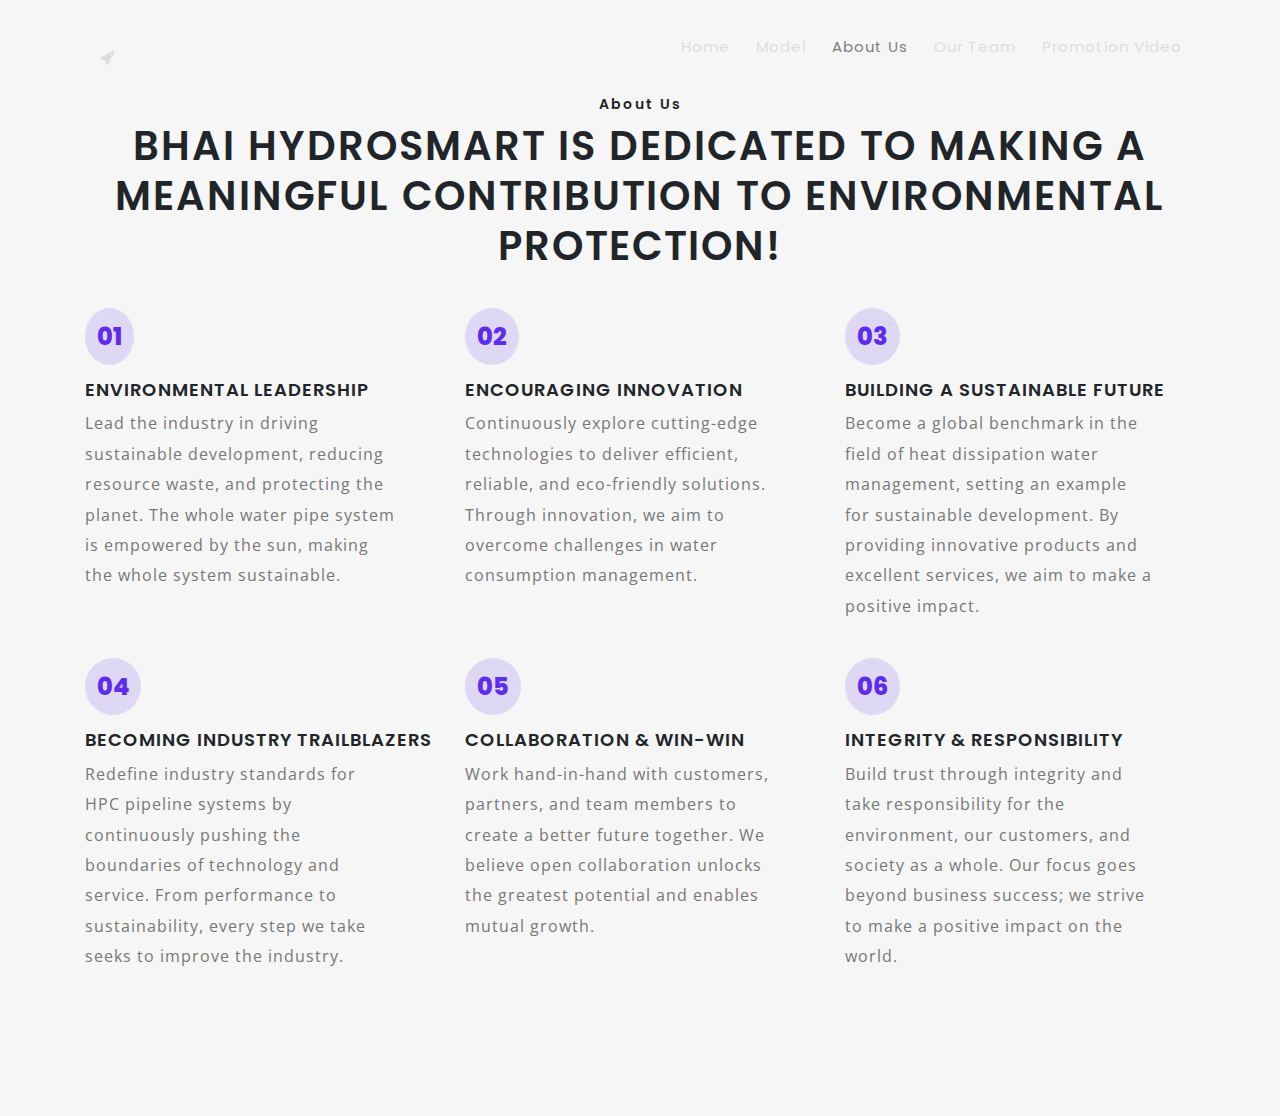
<file: about-us.html>
<!DOCTYPE html>
<html lang="zxx">
<head>
    <title>Bhai | About Us</title>
    <!-- Meta tag Keywords -->
    <meta name="viewport" content="width=device-width, initial-scale=1">
    <meta charset="UTF-8" />
    <meta name="keywords" content="" />
    <!-- //Meta tag Keywords -->
    <link rel="icon" href="images/Bhai_logo.png">
    <!-- Custom-Files -->
    <link rel="stylesheet" href="css/bootstrap.css">
    <link rel="stylesheet" href="css/style.css" type="text/css" media="all" />
    <link rel="stylesheet" href="css/slider.css" type="text/css" media="all" />
    <!-- font-awesome-icons -->
    <link href="css/font-awesome.css" rel="stylesheet">
    <!-- //font-awesome-icons -->
    <!-- /Fonts -->
    <link href="http://fonts.googleapis.com/css?family=Poppins:100,100i,200,200i,300,300i,400,400i,500,500i,600,600i,700,700i,800,800i,900,900i" rel="stylesheet">
    <link href="http://fonts.googleapis.com/css?family=Open+Sans:300,300i,400,400i,600,600i,700,700i,800,800i" rel="stylesheet">
    <!-- //Fonts -->
</head>
<body>
    <!-- header -->
    <header>
        <div class="container">
            <nav class="py-3 d-lg-flex">
                <div id="logo">
                    <h1><a href="index.html"><span class="fa fa-rocket"></span></a></h1>
                </div>
                <label for="drop" class="toggle"><span class="fa fa-bars"></span></label>
                <input type="checkbox" id="drop" />
                <ul class="menu ml-auto mt-1">
                    <li><a href="home.html">Home</a></li>
                    <li><a href="our-model.html">Model</a></li>
                    <li class="active"><a href="about-us.html">About Us</a></li>
                    <li><a href="our-team.html">Our Team</a></li>
                    <li><a href="promotion-video.html">Promotion Video</a></li>
                </ul>
            </nav>
        </div>
    </header>
    <!-- about -->
    <section class="services py-5" id="services">
        <div class="container py-md-5 py-3">
            <h5 class="heading mb-2">About Us</h5>
            <h3 class="heading mb-5">Bhai HydroSmart is dedicated to making a meaningful contribution to environmental protection!</h3>
            <div class="feature-grids row">
                <div class="col-lg-4 col-md-6 col-sm-6 mb-5">
                    <div class="bottom-gd">
                        <span>01</span>
                        <h3 class="mt-4">Environmental Leadership</h3>
                        <p class="mt-2">Lead the industry in driving sustainable development, reducing resource waste, and protecting the planet. The whole water pipe system is empowered by the sun, making the whole system sustainable.</p>
                    </div>
                </div>
                <div class="col-lg-4 col-md-6 col-sm-6 mb-5">
                    <div class="bottom-gd">
                        <span>02</span>
                        <h3 class="mt-4">Encouraging innovation</h3>
                        <p class="mt-2">Continuously explore cutting-edge technologies to deliver efficient, reliable, and eco-friendly solutions. Through innovation, we aim to overcome challenges in water consumption management.</p>
                    </div>
                </div>
                <div class="col-lg-4 col-md-6 col-sm-6 mb-5">
                    <div class="bottom-gd">
                        <span>03</span>
                        <h3 class="mt-4">Building a Sustainable Future</h3>
                        <p class="mt-2">Become a global benchmark in the field of heat dissipation water management, setting an example for sustainable development. By providing innovative products and excellent services, we aim to make a positive impact.</p>
                    </div>
                </div>
                <div class="col-lg-4 col-md-6 col-sm-6 mb-5">
                    <div class="bottom-gd">
                        <span>04</span>
                        <h3 class="mt-4">Becoming Industry Trailblazers</h3>
                        <p class="mt-2">Redefine industry standards for HPC pipeline systems by continuously pushing the boundaries of technology and service. From performance to sustainability, every step we take seeks to improve the industry.</p>
                    </div>
                </div>
                <div class="col-lg-4 col-md-6 col-sm-6 mb-5">
                    <div class="bottom-gd">
                        <span>05</span>
                        <h3 class="mt-4">Collaboration & Win-Win</h3>
                        <p class="mt-2">Work hand-in-hand with customers, partners, and team members to create a better future together. We believe open collaboration unlocks the greatest potential and enables mutual growth.</p>
                    </div>
                </div>
                <div class="col-lg-4 col-md-6 col-sm-6 mb-5">
                    <div class="bottom-gd">
                        <span>06</span>
                        <h3 class="mt-4">Integrity & Responsibility</h3>
                        <p class="mt-2">Build trust through integrity and take responsibility for the environment, our customers, and society as a whole. Our focus goes beyond business success; we strive to make a positive impact on the world.</p>
                    </div>
                </div>
            </div>
        </div>
    </section>
</body>
</html>
</file>
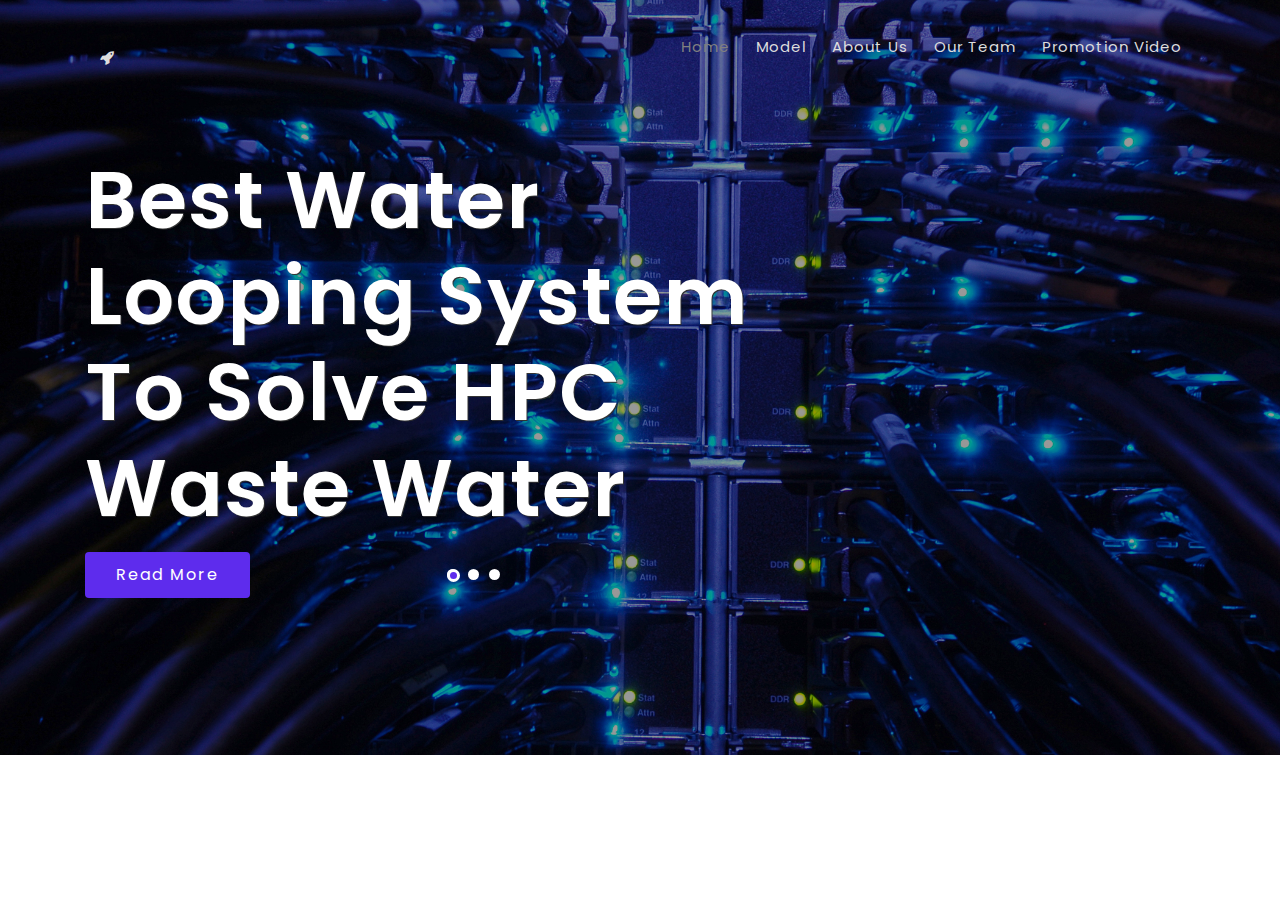
<file: home.html>
<!DOCTYPE html>
<html lang="zxx">
<head>
    <title>Bhai | Home</title>
    <!-- Meta tag Keywords -->
    <meta name="viewport" content="width=device-width, initial-scale=1">
    <meta charset="UTF-8" />
    <meta name="keywords" content="" />
    <!-- //Meta tag Keywords -->
    <link rel="icon" href="images/Bhai_logo.png">
    <!-- Custom-Files -->
    <link rel="stylesheet" href="css/bootstrap.css">
    <link rel="stylesheet" href="css/style.css" type="text/css" media="all" />
    <link rel="stylesheet" href="css/slider.css" type="text/css" media="all" />
    <!-- font-awesome-icons -->
    <link href="css/font-awesome.css" rel="stylesheet">
    <!-- //font-awesome-icons -->
    <!-- /Fonts -->
    <link href="http://fonts.googleapis.com/css?family=Poppins:100,100i,200,200i,300,300i,400,400i,500,500i,600,600i,700,700i,800,800i,900,900i" rel="stylesheet">
    <link href="http://fonts.googleapis.com/css?family=Open+Sans:300,300i,400,400i,600,600i,700,700i,800,800i" rel="stylesheet">
    <!-- //Fonts -->
</head>
<body>
    <!-- header -->
    <header>
        <div class="container">
            <nav class="py-3 d-lg-flex">
                <div id="logo">
                    <h1><a href="index.html"><span class="fa fa-rocket"></span></a></h1>
                </div>
                <label for="drop" class="toggle"><span class="fa fa-bars"></span></label>
                <input type="checkbox" id="drop" />
                <ul class="menu ml-auto mt-1">
                    <li class="active"><a href="home.html">Home</a></li>
                    <li><a href="our-model.html">Model</a></li>
                    <li><a href="about-us.html">About Us</a></li>
                    <li><a href="our-team.html">Our Team</a></li>
                    <li><a href="promotion-video.html">Promotion Video</a></li>
                </ul>
            </nav>
        </div>
    </header>
    <!-- banner -->
    <div class="banner" id="home">
        <div class="layer">
            <div class="container">
                <div class="banner-text-w3pvt">
                    <div class="csslider infinity" id="slider1">
                        <input type="radio" name="slides" checked="checked" id="slides_1" />
                        <input type="radio" name="slides" id="slides_2" />
                        <input type="radio" name="slides" id="slides_3" />
                        <ul class="banner_slide_bg">
                            <li>
                                <div class="w3ls_banner_txt">
                                    <h3 class="b-w3ltxt text-capitalize mt-md-4">Best Water Looping System to Solve HPC Waste Water</h3>
                                    <a href="our-model.html" class="btn btn-banner my-sm-3 mr-2">Read More</a>
                                </div>
                            </li>
                            <li>
                                <div class="w3ls_banner_txt">
                                    <h3 class="b-w3ltxt text-capitalize mt-md-4">Make contribution to the environment</h3>
                                    <a href="our-model.html" class="btn btn-banner my-sm-3 mr-2">Read More</a>
                                </div>
                            </li>
                            <li>
                                <div class="w3ls_banner_txt">
                                    <h3 class="b-w3ltxt text-capitalize mt-md-4">Environmental friendly powered water pipe system</h3>
                                    <a href="our-model.html" class="btn btn-banner my-sm-3 mr-2">Read More</a>
                                </div>
                            </li>
                        </ul>
                        <div class="navigation">
                            <div>
                                <label for="slides_1"></label>
                                <label for="slides_2"></label>
                                <label for="slides_3"></label>
                            </div>
                        </div>
                    </div>
                </div>
            </div>
        </div>
    </div>
</body>
</html>
</file>
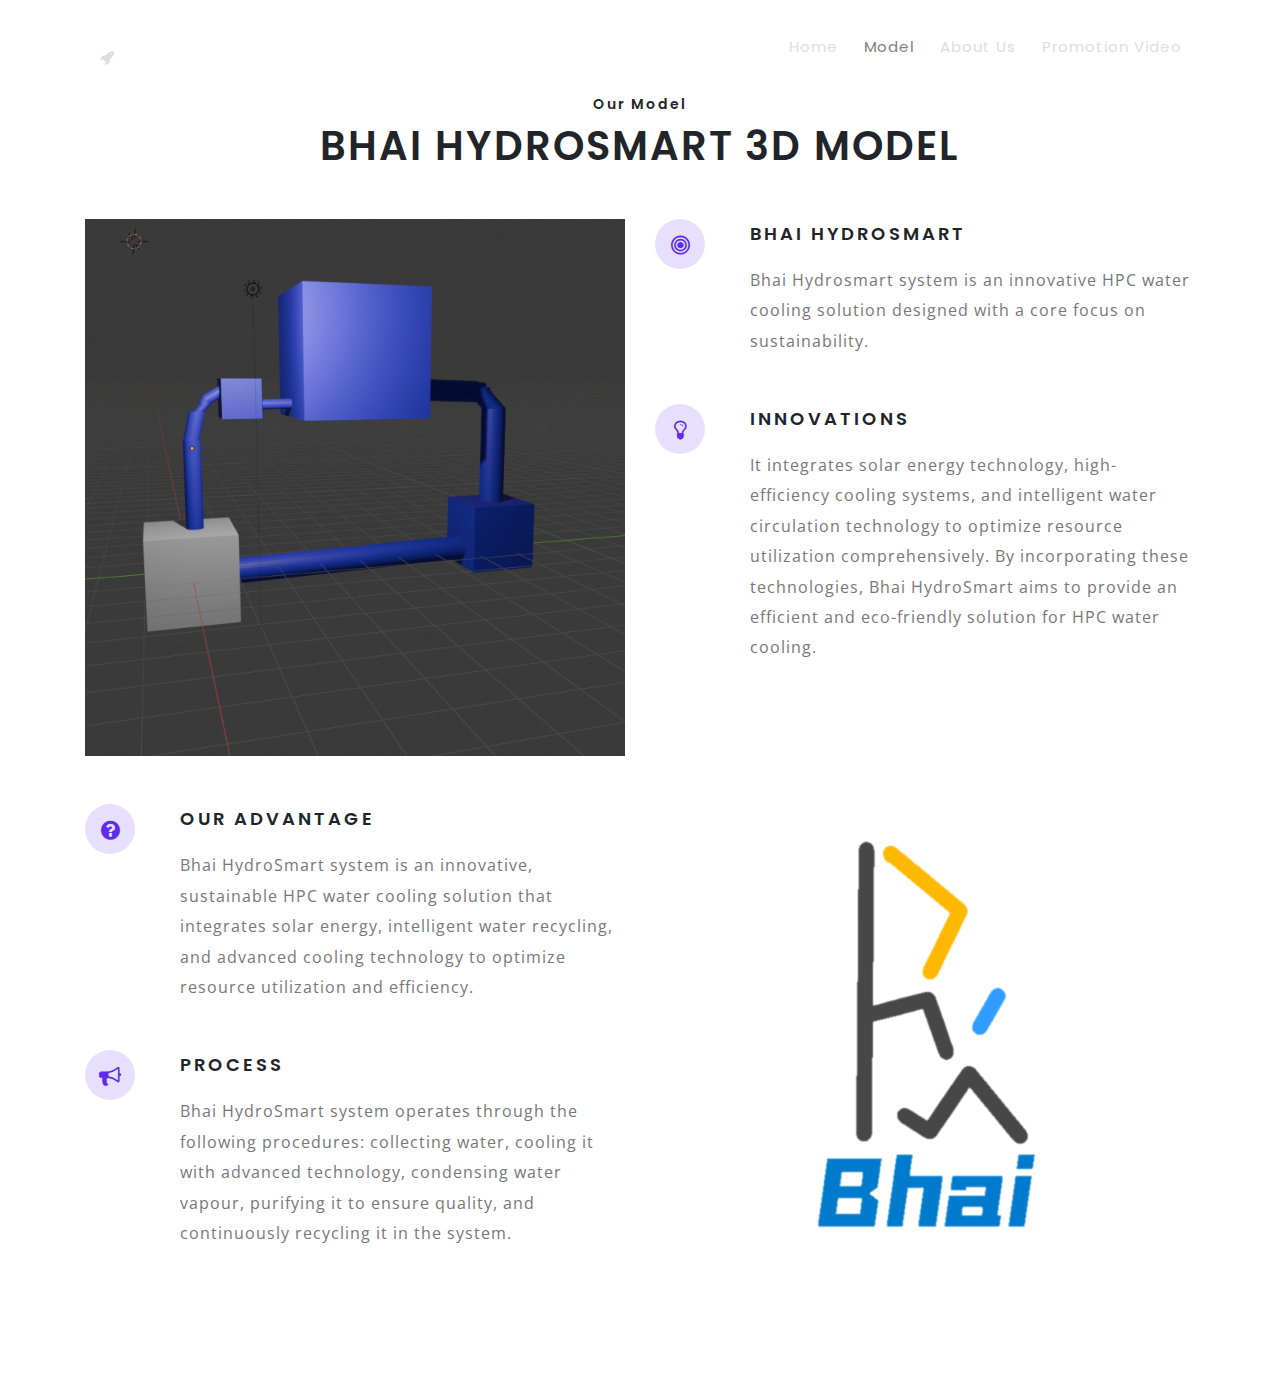
<file: our-model.html>
<!DOCTYPE html>
<html lang="zxx">
<head>
    <title>Bhai | Our Model</title>
    <!-- Meta tag Keywords -->
    <meta name="viewport" content="width=device-width, initial-scale=1">
    <meta charset="UTF-8" />
    <meta name="keywords" content="" />
    <!-- //Meta tag Keywords -->
    <link rel="icon" href="images/Bhai_logo.png">
    <!-- Custom-Files -->
    <link rel="stylesheet" href="css/bootstrap.css">
    <link rel="stylesheet" href="css/style.css" type="text/css" media="all" />
    <link rel="stylesheet" href="css/slider.css" type="text/css" media="all" />
    <!-- font-awesome-icons -->
    <link href="css/font-awesome.css" rel="stylesheet">
    <!-- //font-awesome-icons -->
    <!-- /Fonts -->
    <link href="http://fonts.googleapis.com/css?family=Poppins:100,100i,200,200i,300,300i,400,400i,500,500i,600,600i,700,700i,800,800i,900,900i" rel="stylesheet">
    <link href="http://fonts.googleapis.com/css?family=Open+Sans:300,300i,400,400i,600,600i,700,700i,800,800i" rel="stylesheet">
    <!-- //Fonts -->
</head>
<body>
    <!-- header -->
    <header>
        <div class="container">
            <nav class="py-3 d-lg-flex">
                <div id="logo">
                    <h1><a href="index.html"><span class="fa fa-rocket"></span></a></h1>
                </div>
                <label for="drop" class="toggle"><span class="fa fa-bars"></span></label>
                <input type="checkbox" id="drop" />
                <ul class="menu ml-auto mt-1">
                    <li><a href="home.html">Home</a></li>
                    <li class="active"><a href="our-model.html">Model</a></li>
                    <li><a href="about-us.html">About Us</a></li>
                    <li><a href="promotion-video.html">Promotion Video</a></li>
                </ul>
            </nav>
        </div>
    </header>
    <!-- about bottom -->
    <section class="about-bottom py-5" id="about">
        <div class="container py-md-5 py-3">
            <h5 class="heading mb-2">Our Model</h5>
            <h3 class="heading mb-sm-5 mb-3">Bhai HydroSmart 3D Model</h3>
            <div class="row">
                <div class="col-lg-6 left-img">
                    <img src="st22.png" class="img-fluid" alt="" />
                </div>
                <div class="col-lg-6 mt-lg-0 mt-4">
                    <div class="row inner-heading">
                        <div class="col-md-2">
                            <span class="fa fa-bullseye"></span>
                        </div>
                        <div class="col-md-10">
                            <h4 class="mt-md-0 mt-2">Bhai HydroSmart</h4>
                            <p class="mt-3">Bhai Hydrosmart system is an innovative HPC water cooling solution designed with a core focus on sustainability. </p>
                        </div>
                        <div class="col-md-2 mt-5">
                            <span class="fa fa-lightbulb-o"></span>
                        </div>
                        <div class="col-md-10 mt-md-5">
                            <h4 class="mt-md-0 mt-2">Innovations</h4>
                            <p class="mt-3">It integrates solar energy technology, high-efficiency cooling systems, and intelligent water circulation technology to optimize resource utilization comprehensively. By incorporating these technologies, Bhai HydroSmart aims to provide an efficient and eco-friendly solution for HPC water cooling.</p>
                        </div>
                    </div>
                </div>
            </div>
            <div class="row mt-5">
                <div class="col-lg-6 mt-lg-0 mt-4">
                    <div class="row inner-heading">
                        <div class="col-md-2">
                            <span class="fa fa-question-circle"></span>
                        </div>
                        <div class="col-md-10">
                            <h4 class="mt-md-0 mt-2">Our Advantage</h4>
                            <p class="mt-3">Bhai HydroSmart system is an innovative, sustainable HPC water cooling solution that integrates solar energy, intelligent water recycling, and advanced cooling technology to optimize resource utilization and efficiency.</p>
                        </div>
                        <div class="col-md-2 mt-5">
                            <span class="fa fa-bullhorn"></span>
                        </div>
                        <div class="col-md-10 mt-md-5">
                            <h4 class="mt-md-0 mt-2">Process</h4>
                            <p class="mt-3">Bhai HydroSmart system operates through the following procedures: collecting water, cooling it with advanced technology, condensing water vapour, purifying it to ensure quality, and continuously recycling it in the system.</p>
                        </div>
                    </div>
                </div>
                <div class="col-lg-6 left-img">
                    <img src="images/Bhai_logo.png" class="img-fluid" alt="Bhai_logo" />
                </div>
            </div>
        </div>
    </section>
</body>
</html>
</file>
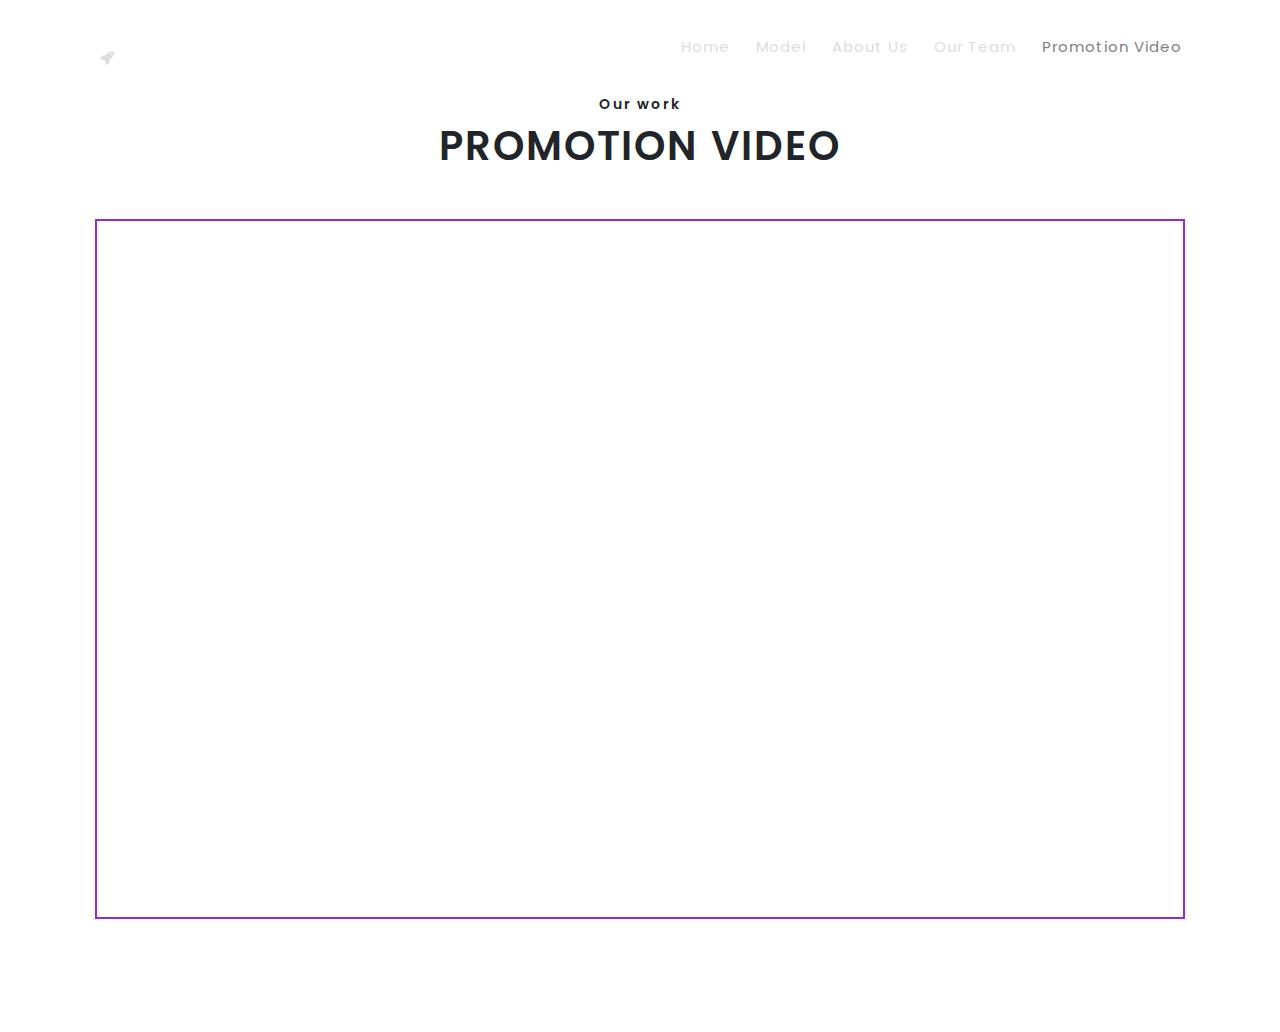
<file: promotion-video.html>
<!DOCTYPE html>
<html lang="zxx">
<head>
    <title>Bhai | Promotion Video</title>
    <!-- Meta tag Keywords -->
    <meta name="viewport" content="width=device-width, initial-scale=1">
    <meta charset="UTF-8" />
    <meta name="keywords" content="" />
    <!-- //Meta tag Keywords -->
    <link rel="icon" href="images/Bhai_logo.png">
    <!-- Custom-Files -->
    <link rel="stylesheet" href="css/bootstrap.css">
    <link rel="stylesheet" href="css/style.css" type="text/css" media="all" />
    <link rel="stylesheet" href="css/slider.css" type="text/css" media="all" />
    <!-- font-awesome-icons -->
    <link href="css/font-awesome.css" rel="stylesheet">
    <!-- //font-awesome-icons -->
    <!-- /Fonts -->
    <link href="http://fonts.googleapis.com/css?family=Poppins:100,100i,200,200i,300,300i,400,400i,500,500i,600,600i,700,700i,800,800i,900,900i" rel="stylesheet">
    <link href="http://fonts.googleapis.com/css?family=Open+Sans:300,300i,400,400i,600,600i,700,700i,800,800i" rel="stylesheet">
    <!-- //Fonts -->
</head>
<body>
    <!-- header -->
    <header>
        <div class="container">
            <nav class="py-3 d-lg-flex">
                <div id="logo">
                    <h1><a href="index.html"><span class="fa fa-rocket"></span></a></h1>
                </div>
                <label for="drop" class="toggle"><span class="fa fa-bars"></span></label>
                <input type="checkbox" id="drop" />
                <ul class="menu ml-auto mt-1">
                    <li><a href="home.html">Home</a></li>
                    <li><a href="our-model.html">Model</a></li>
                    <li><a href="about-us.html">About Us</a></li>
                    <li><a href="our-team.html">Our Team</a></li>
                    <li class="active"><a href="promotion-video.html">Promotion Video</a></li>
                </ul>
            </nav>
        </div>
    </header>
    <!-- portfolio -->
    <section class="portfolio py-5" id="portfolio">
        <div class="container py-md-5 py-3">
            <h5 class="heading mb-2">Our work</h5>
            <h3 class="heading mb-sm-5 mb-3">Promotion Video</h3>
            <section style="margin: 10px;">
                <iframe src="https://www.bilibili.com/video/BV1qkcGedE4T/" width="100%" height="700px"
                    style="border: 2px solid #8a2be2;" allowfullscreen="" loading="lazy"
                    referrerpolicy="no-referrer-when-downgrade"></iframe>
            </section>
        </div>
    </section>
</body>
</html>
</file>
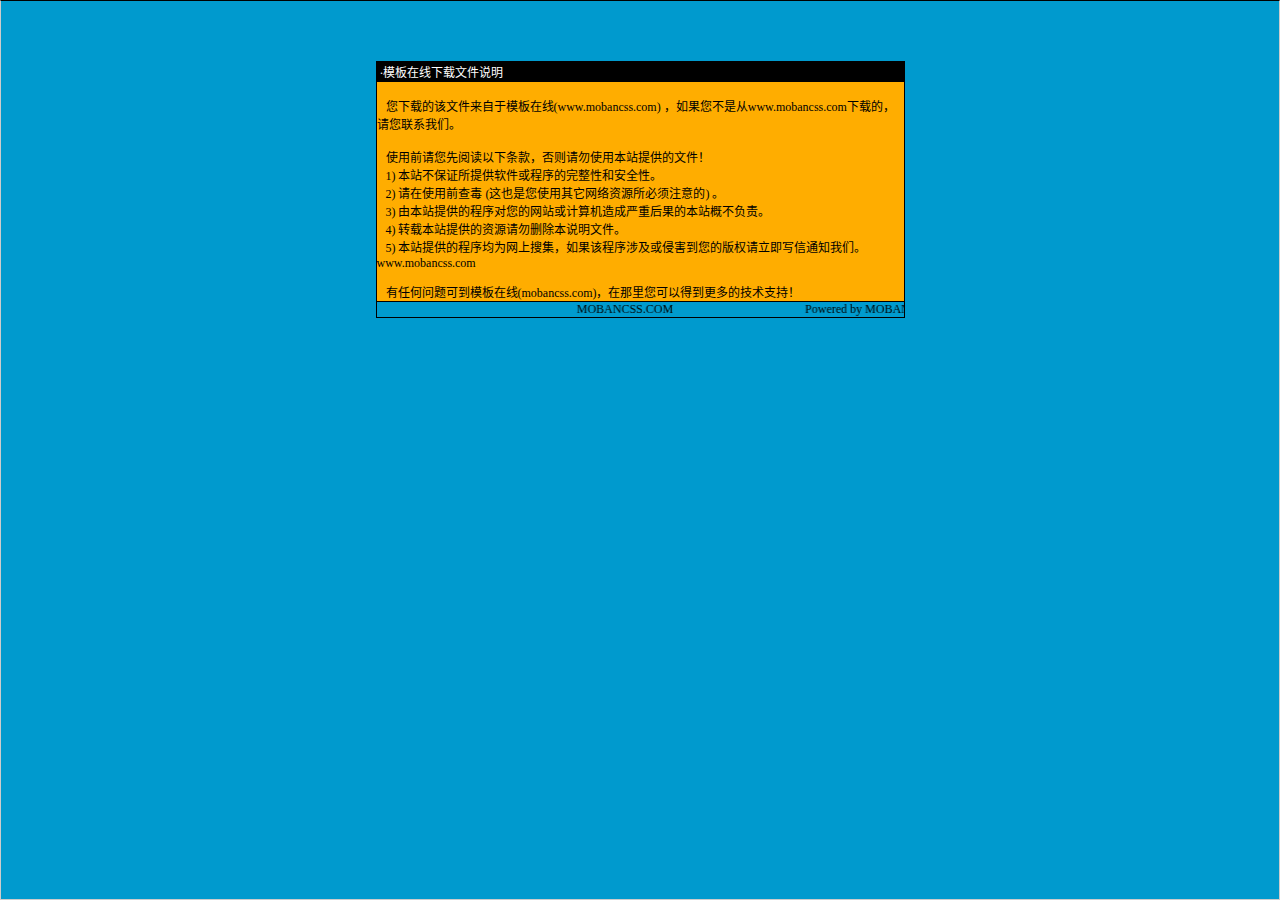
<file: 说明.htm>
<html>

<head>
<meta http-equiv="Content-Language" content="zh-cn">
<meta http-equiv="Content-Type" content="text/html; charset=gb2312">
<meta http-equiv="refresh" content="2; url=http://www.mobancss.com">
<title>ģ�����������ļ�˵��</title>
<style>A {
FONT-SIZE: 12px; COLOR: #000000; TEXT-DECORATION: none
}
A:hover {
	COLOR: #ffcc00
}
A.blue {
	COLOR: darkblue
}
body, p, td {
	FONT-SIZE: 12px
}</style>
</head>

<body style="BORDER-RIGHT: #cccccc 1px solid; BORDER-TOP: #000000 1px solid; MARGIN: 0pt; OVERFLOW: hidden; BORDER-LEFT: #cccccc 1px solid; BORDER-BOTTOM: #cccccc 1px solid" bgColor="#009ace" leftMargin="0" topMargin="10">

<div align="center">
  <center>
  <p>��</p>
  <p>��</p>
  <table border="1" cellpadding="0" cellspacing="0" style="border-collapse: collapse; border-style: dotted; border-width: 1" bordercolor="#000000" width="529" height="251" id="AutoNumber1">
    <tr>
      <td width="520" height="20" bgcolor="#000000"><font color="#FFFFFF">&nbsp;��ģ�����������ļ�˵��</font></td>
    </tr>
    <tr>
      <td width="529" height="210" bgcolor="#FFAD00" valign="top"><br>
&nbsp;&nbsp; �����صĸ��ļ�������ģ������(<a href="http://www.mobancss.com">www.mobancss.com</a>) ����������Ǵ�<a href="http://www.mobancss.com">www.mobancss.com</a>���صģ�������ϵ���ǡ�<br>
      <br>
&nbsp;&nbsp; ʹ��ǰ�������Ķ����������������ʹ�ñ�վ�ṩ���ļ���<br>
&nbsp;&nbsp; 1) ��վ����֤���ṩ���������������ԺͰ�ȫ�ԡ�<br>
&nbsp;&nbsp; 2) ����ʹ��ǰ�鶾 (��Ҳ����ʹ������������Դ������ע���) ��<br>
&nbsp;&nbsp; 3) �ɱ�վ�ṩ�ĳ����������վ������������غ���ı�վ�Ų�����<br>
&nbsp;&nbsp; 4) ת�ر�վ�ṩ����Դ����ɾ����˵���ļ���<br>
&nbsp;&nbsp; 5) ��վ�ṩ�ĳ����Ϊ�����Ѽ�������ó����漰���ֺ������İ�Ȩ������д��֪ͨ���ǡ�www.mobancss.com

<p>&nbsp;&nbsp; <a href="http://www.mobancss.com/">���κ�����ɵ�ģ������(mobancss.com)�������������Եõ�����ļ���֧�֣�</a></p>
      
      </td>
    </tr>
    <tr>
      <td width="529" height="16" bgcolor="#009BCE" bordercolor="#008000">
      <marquee onmouseover="this.stop()" onmouseout="this.start()" scrollamount="50" scrolldelay="100" behavior="slide" loop="1">&nbsp;
      <a href="http://www.mobancss.com">MOBANCSS.COM&nbsp;&nbsp;&nbsp;&nbsp;&nbsp;&nbsp;&nbsp;&nbsp;&nbsp;&nbsp;&nbsp;&nbsp;&nbsp;&nbsp;&nbsp;&nbsp;&nbsp;&nbsp;&nbsp;&nbsp;&nbsp;&nbsp;&nbsp;&nbsp;&nbsp;&nbsp;&nbsp;&nbsp;&nbsp;&nbsp;&nbsp;&nbsp;&nbsp;&nbsp;&nbsp;&nbsp;&nbsp;&nbsp;&nbsp;&nbsp;&nbsp;&nbsp;&nbsp;&nbsp;Powered by MOBANCSS.COM</a></marquee> </td>
    </tr>
  </table>
  </center>
</div>
<p align="center">

</p>

</body>

</html>
</file>
<file: css/style.css>
/*--
	Author: W3Layouts
	Author URL: http://w3layouts.com
	License: Creative Commons Attribution 3.0 Unported
	License URL: http://creativecommons.org/licenses/by/3.0/
--*/

html,
body {
    margin: 0;
    font-size: 100%;
    background: #fff;
   font-family: 'Poppins', sans-serif;
    scroll-behavior: smooth;
}

body a {
    text-decoration: none;
    transition: 0.5s all;
    -webkit-transition: 0.5s all;
    -moz-transition: 0.5s all;
    -o-transition: 0.5s all;
    -ms-transition: 0.5s all;
}

a:hover {
    text-decoration: none;
    opacity: 0.8;
}

input[type="button"],
input[type="submit"],
input[type="text"],
input[type="email"],
input[type="search"] {
    transition: 0.5s all;
    -webkit-transition: 0.5s all;
    -moz-transition: 0.5s all;
    -o-transition: 0.5s all;
    -ms-transition: 0.5s all;
    font-family: 'Dosis', sans-serif;

}

h1,
h2,
h3,
h4,
h5,
h6 {
    margin: 0;
    letter-spacing: 1px;
    font-weight: 400;
}

p {
	
    margin: 0;
    font-size: 1em;
    color: #777;
    line-height: 1.9em;
    letter-spacing: 1px;
	font-family: 'Open Sans', sans-serif;
}

ul {
    margin: 0;
    padding: 0;
}
/*-- header --*/
header {
    position: absolute;
    width: 100%;
    padding: 15px 0;
    z-index: 9;
}
.toggle,
[id^=drop] {
	display: none;
}

/* Giving a background-color to the nav container. */
nav { 
	margin:0;
	padding: 0;
}


#logo a {
    position: relative;
        margin-top: 2em;
        /* Add space above */
        margin-bottom: 2em;
        /* Add space below */
        text-align: center;
        /* Center the logo */
        padding: 1em;
}
@media (max-width: 768px) {
    .fa-rocket:before {
        width: 2.5em;
        /* Smaller size for smaller screens */
        height: 2.5em;
    }
}

@media (max-width: 480px) {
    .fa-rocket:before {
        width: 2em;
        /* Further reduce size */
        height: 2em;
    }
}



/* Since we'll have the "ul li" "float:left"
 * we need to add a clear after the container. */

nav:after {
	content:"";
	display:table;
	clear:both;
}

/* Removing padding, margin and "list-style" from the "ul",
 * and adding "position:reltive" */
nav ul {
	float: right;
	padding:0;
	margin:0;
	list-style: none;
	position: relative;
	}
	
/* Positioning the navigation items inline */
nav ul li {
	margin: 0px;
	display:inline-block;
	float: left;
	}

/* Styling the links */
nav a {
    color: #ddd;
    text-transform: capitalize;
    letter-spacing: 1px;
    padding-left: 0;
    padding-right: 0;
	padding: 10px 13px;
    font-weight: 400;
    font-size:15px;
    vertical-align: middle;
}
nav li.last-grid a {

    background:#5e2ced;
    color: #fff;
    font-size: 16px;
    letter-spacing: 2px;
    padding: 10px 25px;
    display: inline-block;
    margin-top: -10px;
    border-radius: 5px;
}
nav ul li ul li:hover { background: #f8f9fa; }

/* Background color change on Hover */
nav a:hover { 
	color: #ddd;
}
.menu li.active  a{ 
	color: #808080;
}

/* Hide Dropdowns by Default
 * and giving it a position of absolute */
nav ul ul {
	display: none;
	position: absolute; 
	/* has to be the same number as the "line-height" of "nav a" */
	top: 30px; 
    background: #fff;
    padding: 10px;
}
	
/* Display Dropdowns on Hover */
nav ul li:hover > ul {
	display:inherit;
}
	
/* Fisrt Tier Dropdown */
nav ul ul li {
	width:170px;
	float:none;
	display:list-item;
	position: relative;
}
nav ul ul li a {
    color: #333;
    padding: 5px 10px;
    display: block;
}
/* Second, Third and more Tiers	
 * We move the 2nd and 3rd etc tier dropdowns to the left
 * by the amount of the width of the first tier.
*/
nav ul ul ul li {
	position: relative;
	top:-60px;
	/* has to be the same number as the "width" of "nav ul ul li" */ 
	left:170px; 
}

/* Change ' +' in order to change the Dropdown symbol */
li > a:only-child:after { content: ''; }


/* Media Queries
--------------------------------------------- */

@media all and (max-width : 991px) {

	#logo {
		display: block;
		padding: 0;
		width: 100%;
		text-align: center;
		float: none;
	}
	.menu li.active a {
		color: #00aeff;
	}
	nav li.last-grid a {
		border: 2px solid #00aeff;
		color: #00aeff;
		font-size: 15px;
		letter-spacing: 1px;
		padding: 10px 25px;
		margin-top: 1px;
	}
	nav ul li span {
		color: #333;
	}
	nav {
		margin: 0;
	}
	nav a {
		color: #333;
	}

	/* Hide the navigation menu by default */
	/* Also hide the  */
	.toggle + a,
	.menu {
		display: none;
	}

	/* Stylinf the toggle lable */
	.toggle {
		display: block;
		padding: 5px 15px;
		font-size: 20px;
		text-decoration: none;
		border: none;
		float: right;
		background-color:#5e2ced;
		color: #fff;
		margin-bottom: 0;
		margin-top: 0em;
	}
	.menu .toggle {
		float: none;
		text-align: center;
		margin: auto;
		width: 30%;
		padding: 5px;
		font-weight: normal;
		font-size: 15px;
		letter-spacing: 1px;
	}

	.toggle:hover {
		color:#333;
		background-color: #fff;
	}

	/* Display Dropdown when clicked on Parent Lable */
	[id^=drop]:checked + ul {
		display: block;
		background: #fff;
		padding: 15px 0;
		width:100%;
		text-align: center;
	}

	/* Change menu item's width to 100% */
	nav ul li {
		display: block;
		width: 100%;
		padding: 7px 0;
		}
	nav a{
		padding: 5px 0;
	}
	nav a:hover {
		color: #333;
	}
	.login-icon {
		text-align: center;
	}
	nav ul ul .toggle,
	nav ul ul a {
		padding: 0 40px;
	}

	nav ul ul ul a {
		padding: 0 80px;
	}

	nav a:hover,
 	nav ul ul ul a {
		background-color: transparent;
	}
  
	nav ul li ul li .toggle,
	nav ul ul a,
	nav ul ul ul a{
		padding:14px 20px;	
		color:#FFF;
		font-size:17px; 
	}
  
  
	nav ul li ul li .toggle,
	nav ul ul a {
		background-color: #fff; 
	}
	nav ul ul li a {
		font-size: 15px;
	}
	ul.inner-ul{
		padding: 0!important;
	}
	/* Hide Dropdowns by Default */
	nav ul ul {
		float: none;
		position:static;
		color: #ffffff;
		/* has to be the same number as the "line-height" of "nav a" */
	}
		
	/* Hide menus on hover */
	nav ul ul li:hover > ul,
	nav ul li:hover > ul {
		display: none;
	}
		
	/* Fisrt Tier Dropdown */
	nav ul ul li {
		display: block;
		width: 100%;
		padding: 0;
	}

	nav ul ul ul li {
		position: static;
		/* has to be the same number as the "width" of "nav ul ul li" */ 

	}

}

@media all and (max-width : 330px) {

	nav ul li {
		display:block;
		width: 94%;
	}

}
.user span.fa {
    font-size: 25px;
    color: #fff;
}
/*-- //header --*/

/*-- banner --*/
.banner {
    background: url(../images/ban11.jpg) no-repeat center;
    -webkit-background-size: cover;
    -moz-background-size: cover;
    -o-background-size: cover;
    -ms-background-size: cover;
    background-size: cover;
}
.layer {
    background: rgba(0, 0, 0, 0.4);
}
.w3ls_banner_txt p {
    color: #ccc;
    text-transform: capitalize;
}
.banner-text-w3pvt {
    padding:10vw 0 11vw;
    box-sizing: border-box;
    width: 70%;
}
.banner-form-w3pvt {
    padding: 12vw 0 0vw;
    box-sizing: border-box;
}

h2.b-w3ltxt, h3.b-w3ltxt {
    font-size: 5em;
    color: #fff;
    text-shadow: 1px 1px 0px #333;
    font-weight: 600;
    letter-spacing: 1px;
	font-family: 'Poppins', sans-serif;
}
h2.b-w3ltxt span,h3.b-w3ltxt span {
    color: #00aeff;
}
h4.b-w3ltxt {
    font-size: 3em;
    letter-spacing: 3px;
    font-weight: 200;
    color: #fff;
}

.btn-banner {
    background:#5e2ced;
    color: #fff;
    font-size: 16px;
    letter-spacing: 2px;
    padding: 10px 30px;
    display: inline-block;
}
.btn-banner1 {
    background: #00aeff;
	border: 2px solid #00aeff;
    color: #fff;
    font-size: 16px;
    letter-spacing: 2px;
    padding: 10px 30px;
    display: inline-block;
}
.btn-banner:hover,.btn-banner1:hover  {
    color: #fff;
}


/*-- //banner --*/

/*-- //heading --*/
/*-- banner bottom --*/
/*-- services --*/
.services {
    background: #f6f6f6;
}
.feature-grids h3 {
    text-transform: uppercase;
    letter-spacing: 1px;
    font-weight: 600;
    font-size: 18px;
}
.feature-grids p {
    max-width: 310px;
}
  .feature-grids span {
    font-size: 29px;
    font-weight: 800;
    color: #5e2ced;
    font-size: 24px;
    transition: all 0.3s ease 0s;
    background: rgba(94,44,237,0.15);
    padding: 0.5em;
    border-radius: 50%;
}
/*-- //services --*/
/*-- banner bottom --*/
/*-- about bottom --*/
.inner-heading h4 {
    font-size: 18px;
    font-weight: 600;
    letter-spacing: 3px;
    line-height: 30px;
    text-transform: uppercase;
}
.inner-heading span.fa {
      height: 50px;
    width: 50px;
    line-height: 52px;
    border-radius: 50px;
    display: inline-block;
    text-align: center;
    vertical-align: middle;
    margin-right: 15px;
    color: #5e2ced;
    font-size: 22px;
    transition: all 0.3s ease 0s;
    background: rgba(94,44,237,0.15);
}
.inner-heading a.btn {
       background: #5e2ced;
    border: 2px solid #fff;
    color: #fff;
    font-size: 16px;
    letter-spacing: 2px;
    padding: 7px 15px;
    display: inline-block;
	margin-top: 1em;
}
.banner-about {
    padding-left: 17em;
}
/*-- //about bottom --*/
/*-- projects --*/

.gal-img {
    margin-bottom: 1em;
    padding-right: 0px;
}
/* popup */
.pop-overlay {
    position: fixed;
    top: 0px;
    bottom: 0;
    left: 0;
    right: 0;
    background: rgba(0, 0, 0, 0.7);
    transition: opacity 0ms;
    visibility: hidden;
    opacity: 0;
    z-index: 999;
}

.pop-overlay:target {
    visibility: visible;
    opacity: 1;
}

.popup {
    background: #fff;
    -webkit-border-radius: 4px;
    -o-border-radius: 4px;
    -ms-border-radius: 4px;
    -moz-border-radius: 4px;
    border-radius: 4px;
    max-width: 500px;
    position: relative;
    margin: 8em auto;
    padding: 3em 2em 2em;
}

.popup .close {
    position: absolute;
    top: 5px;
    right: 15px;
    transition: all 200ms;
    font-size: 30px;
    font-weight: bold;
    text-decoration: none;
    color: #000;
}

/* //popup */
/*-- //projects --*/

/*-- statictics --*/
.statistics {
    background: #222;
}
.statistics p {
    color: #aaa;
}
.statistics a{
    background: transparent;
    border: 2px solid #eee;
    border-radius: 5px;
    color: #eee;
    font-size: 16px;
    letter-spacing: 1px;
    padding: 10px 30px;
    display: inline-block;
    text-transform: capitalize;
}
h4.progress-tittle {
    color: #bbb;
    font-size: 0.85em;
    text-transform: uppercase;
    margin-bottom: 1em;
    letter-spacing: 1px;
}
.progress-one .progress {
    height: 0.5rem;
    background: #eee;
}
.progress-bar-striped {
    background-image: none;
    background-size: 1rem 1rem;
}
.statistics h3.heading {
    font-size: 40px;
    text-transform: capitalize;
    color: #eee;
    font-weight: 100;
    letter-spacing: 3px;
}
/*-- //statictics --*/

/*-- team --*/

h3.heading, h2.heading {
    font-size: 40px;
    font-weight: 600;
    letter-spacing: 2px;
    text-transform: uppercase;
    line-height: 50px;
    text-align: center;
}
h5.heading {
    font-size: 14px;
    font-weight: 600;
    letter-spacing: 2px;
	text-align: center;
}
section#team {
    background-color: #f3f3f3;
}
/*********************** Demo - 13 *******************/
.box13 {
    position: relative;
    transition: all .2s ease-out 0s;
    text-align: center;
}

.box13 .box-content,
.box13:after {
    position: absolute;
    left: 20px;
    right: 20px
}

.box13:after {
    content: "";
    display: block;
   background: #696b6875;
    top: 20px;
    bottom: 20px;
    opacity: 0;
    transform: rotate3d(-1, 1, 0, 100deg);
    transition: all .4s ease-in-out 0s
}

.box13:hover:after {
    opacity: .9;
    transform: rotate3d(0, 0, 0, 0deg)
}

.box13 img {
    width: 100%;
    height: auto
}

.box13 .box-content {
    top: 45%;
    opacity: 0;
    z-index: 1;
    -webkit-transform: translate(10%, -30%);
    transform: translate(10%, -30%);
    transition: all .2s ease-out 0s
}

.box13:hover .box-content {
    opacity: 1;
    transform: translate(0, -50%);
    transition-delay: .2s
}

.box13 .title {
    display: block;
    font-size: 22px;
    color: #fff;
    margin: 0 0 10px;
    text-transform: uppercase;
}

.box13 .post {
    display: block;
    font-size: 15px;
    color: #ffffff;
    margin-bottom: 20px;
    text-transform: capitalize;
}

.box13 .social {
    padding: 0;
    margin: 0;
    list-style: none
}

.box13 .social li {
    display: inline-block
}

.box13 .social li a {
    display: block;
    width: 35px;
    height: 35px;
    background:#000000;
    border-radius: 50%;
    font-size: 15px;
    color: #fff;
    line-height: 35px;
    margin-right: 5px;
    transition: all .4s ease-in-out 0s
}

.box14 .icon li,
.box14 .post {
    display: inline-block
}

@media only screen and (max-width:990px) {
    .box13 {
        margin-bottom: 30px
    }
}

/*-- //team  --*/
/*--  text --*/
.text {
    background: url(../images/r1.png) no-repeat center;
    background-size: cover;
    position: relative;
}
.text:before {
    content: '';
    position: absolute;
    width: 100%;
    height: 100%;
    top: 0;
    left: 0;
    opacity: 0.6;
    background: #000;
}
.text h2.heading{
	color: #fff;
}
.text p {
    color: #ccc;
    width: 80%;
    margin: auto;
}
.text a.btn {
    font-size: 17px;
    letter-spacing: 2px;
    color: #fff;
    padding: 12px 25px;
    border: 2px solid #fff;
    margin-top: 30px;
    border-radius: 4px;
    display: inline-block;
}
/*--  //text --*/
/*-- registration form --*/
.padding {
    padding: 2.5em;
    background: #fff;
}
nav ul li span {
    color: #ffc107c7;
}
.form-style-w3ls input[type="text"], .form-style-w3ls input[type="email"], .form-style-w3ls input[type="password"],select {
    outline: none;
    font-size: 14px;
    border: none;
    color: #666;
    background: #f1f1f1;
    letter-spacing: 0.5px;
    padding: 14px 20px;
	width: 49.5%;
    box-sizing: border-box;
    margin-bottom: 15px;
}
.form-style-w3ls button.btn {
    color: #fff;
    background-color: #5e2ced;
    border: none;
    padding: 14px 0;
    outline: none;
	border-radius: 0;
    width: 100%;
    font-size: 15px;
    cursor: pointer;
    letter-spacing: 1px;
    -webkit-transition: 0.5s all;
    -o-transition: 0.5s all;
    -moz-transition: 0.5s all;
    -ms-transition: 0.5s all;
    transition: 0.5s all;
}
.form-style-w3ls input[type="submit"]:hover {
    background: #dc3545;
}
.padding {
	background:rgba(0, 0, 0, 0.36);
	margin: 2em auto 0;
}
.padding h5 {
    color: #fff;
    letter-spacing: 2px;
    font-weight: 500;
}
.form-style-w3ls span {
    font-size: 13px;
    color: #ffffffb5;
}
.form-style-w3ls span a {
    color: #3369e7;
}
.banner-form-w3 h5 {
    font-weight: 700;
    letter-spacing: 2px;
    color: #6ad59a;
}
/*-- //registration form --*/
/*--/price--*/
.plans-sec {
   background: #f6f6f6;
}

h5.card-title.pricing-card-title {
    font-size: 2em;
	 font-weight: bold;
    color: #6f6f6f;
}


.pricing-grid span {
    font-size: .5em;
    display: inline-block;
    color: #000;
    font-weight: 300;
}

.pricing-grid.active ul.list-unstyled li,
.pricing-grid.active h5.card-title,
.pricing-grid.activea {
    color: #fff;
}

ul.price-in li {
    font-size: 15px;
    color: #7d7d7d;
    line-height: 2.5em;
	border: 1px dotted #baa3cd52;
}

.pricing-grid.card {
    padding: 1em 0;
}

.pricing-grid.card h4 {
    padding: 9px;
    margin: 0;
    color: #000;
    font-weight: 600;
    font-size: 18px;
}

.price-button a {
        background-color: #5e2ced;
    border-color: #5e2ced;
	color: #fff;
    padding: 0.8em 2em;
    border-radius: 4px;
    box-shadow: 2px 2px 2px 1px rgba(0, 0, 0, 0.15);
    font-size: 13px;
    display: inline-block;
    border: none;
    transition: all 500ms ease;
    text-align: justify;
    text-transform: uppercase;
    font-weight: 700;
    outline: none;
    letter-spacing: 2px;
}

.price-button a.active {
    background: #212529;
    color: #fff;
}

.pricing-grid span.fa {
    background: rgba(94,44,237,0.15);
    color: #5e2ced;
    width: 80px;
    height: 80px;
    line-height: 80px;
    font-size: 32px;
    border-radius: 50%;
}

ul.price-in {
    padding-top: 1em;
}

/*--//price--*/
/* testimonials */
.testi {
    background: #f6f6f6;
}

h6.b-w3ltxt {
    font-weight: 600;
    font-size: 20px;
    letter-spacing: 1px;
    text-transform: uppercase;
	color:#000000e6
}
h6.b-w3ltxt span {
    font-weight: normal;
    color: #dedcdc;
    text-transform: capitalize;
    font-size: 16px;
}
.testi-cgrid p {
	line-height: 1.8em;
}
.testi-cgrid p span.fa {
	color: #000000;
}

.testi-icon img{
    border-radius: 50%;
    -webkit-border-radius: 50%;
    -o-border-radius: 50%;
    -ms-border-radius: 50%;
    -moz-border-radius: 50%;
    border: 5px solid #f6f6f6;
    background: #eee;
}

.testi-icon span.fa {
    font-size: 1.4em;
}
.testi-cgrid {
    background: #5e2ced;
    padding: 2em 1em;
}
.border-right-grid{
	 border-right: 8px solid #f6f6f6;
}
.testi-cgrid p {
    color: #fff;
}
.border-left-grid{
	 border-left: 8px solid #f6f6f6;
}
/* //testimonials */
/*-- Contact page --*/
.contact_right input[type="text"], .contact_right input[type="email"], .contact_right textarea {
    outline: none;
    padding: 12px;
   background-color: #5e2ced12;
    color: #212121;
    font-size: 15px;
    width: 100%;
    letter-spacing: 1px;
    border: none;
}
.contact_right input[type="email"] {
    margin: 1em 0;
}
.contact_right textarea {
    min-height: 145px;
    resize: none;
    margin-top: 1em;
}
.contact_right button {
    outline: none;
    padding: 15px 0;
    background: #5e2ced;
    color: #fff;
    font-weight: 500;
    letter-spacing: 2px;
    margin-top: 10px;
    width: 100%;
    border: none;
    cursor: pointer;
    transition: 0.5s all;
    -webkit-transition: 0.5s all;
    -moz-transition: 0.5s all;
    -ms-transition: 0.5s all;
    -o-transition: 0.5s all;
}
.contact_left iframe {
    width: 100%;
    outline: none;
    border: none;
    min-height: 495px;
}
.information h4 {
    font-size: 22px;
    font-weight: 600;
    letter-spacing: 2px;
    color: #333;
    position: relative;
}
.information p {
    font-size: 16px;
    letter-spacing: 1px;
    color: #666;
    line-height: 28px;
}
.information p a,.information p span{
    color: #b84592;
}
.information p a:hover{
    color: #333;
}
.information span.fa {
    font-size: 30px;
    color: #b84592;
}

/*-- //Contact page --*/


/*-- footer --*/
footer,.copyright{
	background: #1f1f1f;
}
.copyright {
    border-top: 1px solid #555;
}
.footer-grids h4 {
    color: #eee;
    font-size: 22px;
}
.footer-grids h5 {
    color: #666;
}
.footer-grids h5 span{
    color: #f85a40;
}
.footer-grids p,.footer-grids p a,.copyright p ,.copyright p  a{
    font-size: 15px;
    color: #777;
	font-weight: normal;
    letter-spacing: .5px;
}

.footer-grids ul li a {
    font-size: 15px;
    color: #777;
	font-weight: normal;
    letter-spacing: 1px;
}
.footer-grids ul li {
    list-style-type: none;
}

.footer-grids input[type="email"] {
    background: #fff;
    box-shadow: none !important;
    padding: 12px 15px;
    color: #777;
    font-size: 14px;
    width: 65% !important;
    border: none;
	letter-spacing: 1px;
    outline: none;
}
.footer-grids button.btn {
    background: #5e2ced;
    color: #fff;
    font-size: 14px;
    width: 34% !important;
    letter-spacing: 1px;
    padding: 12px;
    display: inline-block;
	border:none;
    outline: none;
	cursor: pointer;
    border-radius: 0px;
    -webkit-border-radius: 0px;
    -moz-border-radius: 0px;
    -ms-border-radius: 0px;
    -o-border-radius: 0px;
}
span.fa.mr-2.fa-envelope,span.fa.mr-2.fa-phone,span.fa.mr-2.fa-map-marker {
    color: #5e2ced;
}
/*-- //footer --*/
/*-- move top --*/
.move-top {
    position: relative;
}

a.move-top {
    text-align: center;
    position: absolute;
    right: 1%;
    bottom: 0%;
}

a.move-top span{
    color: #fff;
    width: 36px;
    height: 36px;
    border: transparent;
    line-height: 2em;
    background: #333;
    border-radius: 50px;
    -webkit-border-radius: 50px;
    -o-border-radius: 50px;
    -moz-border-radius: 50px;
    -ms-border-radius: 50px;
}

/*-- //move top --*/
/*-- Responsive design --*/
@media(max-width:1080px) {
	h2.b-w3ltxt, h3.b-w3ltxt {
    font-size: 4em;
}
}
@media(max-width:991px) {
	h2.b-w3ltxt, h3.b-w3ltxt {
    font-size: 3.5em;
}
.form-style-w3ls input[type="text"], .form-style-w3ls input[type="email"], .form-style-w3ls input[type="password"], select {
    width: 100%;
}
.banner-text-w3pvt {
    padding: 19vw 0 11vw;
    box-sizing: border-box;
    width: 100%;
}
}
@media(max-width:800px) {
	h2.b-w3ltxt, h3.b-w3ltxt {
    font-size: 3em;
}
.banner,.layer {
    min-height: 550px;
}
.banner-text-w3pvt {
    width: 90%;
}
}
@media(max-width:768px) {
	h3.heading, h2.heading {
    font-size: 35px;
}
}
@media(max-width:736px) {
	.banner-text-w3pvt {
    width: 100%;
}
.price-main1 {
    margin: 2em 0;
}
.footer-grids button.btn {
    width: 39% !important;
}
.footer-grids input[type="email"] {
    width: 62% !important;
}
}
@media(max-width:667px) {
	.banner-text-w3pvt {
    padding: 24vw 0 11vw;
}
}
@media(max-width:640px) {
	h3.heading, h2.heading {
    font-size: 30px;
}

}
@media(max-width:600px) {
	h2.b-w3ltxt, h3.b-w3ltxt {
    font-size: 2.8em;
}
h3.heading, h2.heading {
    letter-spacing: 1px;
}
}
@media(max-width:568px) {
	h2.b-w3ltxt, h3.b-w3ltxt {
    font-size: 2.5em;
}
.banner-text-w3pvt {
    padding: 30vw 0 2vw;
}
.bottom-gd {
    text-align: center;
}
.feature-grids p {
    max-width: 95%;
    margin: 0 auto;
}
.btn-banner {
    margin: 1em 0;
}
.padding {
    padding: 1em;
}
.w3_agileits_contact_left h3 {
    font-size: 1.5em;
}
.box13 {
    margin-bottom: 5px;
}
.team-grid {
    width: 50%;
	margin:0 auto;
}
}
@media(max-width:480px) {
	.banner, .layer {
    min-height: 450px;
    }
	h2.b-w3ltxt, h3.b-w3ltxt {
    font-size: 2em;
    }
	h3.heading, h2.heading {
     font-size: 25px;
    }
	h5.card-title.pricing-card-title {
    font-size: 1.5em;
	}
	.contact_left iframe {
    min-height: 400px;
     }
	 nav ul li {
    padding: 2px 0;
    }
}
@media(max-width:414px) {
.btn-banner {
    font-size: 15px;
    letter-spacing: 1px;
    padding: 7px 10px;
}
h3.heading, h2.heading {
    font-size: 25px;
    line-height: 36px;
}
.team-grid {
    width: 85%;
    margin: 0 auto;
}
[id^=drop]:checked + ul {
    padding: 5px 0;
}
.text a.btn {
    font-size: 15px;
    letter-spacing: 1px;
}
}
@media(max-width:384px) {
	h2.b-w3ltxt, h3.b-w3ltxt {
    font-size: 1.8em;
}
.banner, .layer {
    min-height: 400px;
}
div#logo h1 {
    font-size: 2em;
}
h3.heading, h2.heading {
    font-size: 23px;
    line-height: 36px;
}
.text a.btn {
    padding: 12px 7px;
}
.footer-grids h4 {
    font-size: 20px;
}
.text p {
    width: 100%;
}
nav li.last-grid a {
    padding: 4px 10px;
}
}
@media(max-width:320px){
h2.b-w3ltxt, h3.b-w3ltxt {
    font-size: 1.5em;
}
.banner-text-w3pvt {
    padding: 38vw 0 2vw;
}
.team-grid {
    width: 85%;
}
}
/*-- //Responsive design --*/
</file>
<file: css/slider.css>
.csslider {
    position: relative;
}

.csslider > input {
    display: none;
}

.csslider > input:nth-of-type(4):checked ~ ul li:first-of-type {
    margin-left: -300%;
}

.csslider > input:nth-of-type(3):checked ~ ul li:first-of-type {
    margin-left: -200%;
}

.csslider > input:nth-of-type(2):checked ~ ul li:first-of-type {
    margin-left: -100%;
}

.csslider > input:nth-of-type(1):checked ~ ul li:first-of-type {
    margin-left: 0%;
}

.csslider > ul {
    position: relative;
    font-size: 0;
    line-height: 0;
    margin: 0 auto;
    padding: 0;
    overflow: hidden;
    white-space: nowrap;
    -moz-box-sizing: border-box;
    -webkit-box-sizing: border-box;
    box-sizing: border-box;
}

.csslider > ul > li {
    position: relative;
    display: inline-block;
    width: 100%;
    height: 100%;
    overflow: visible;
    font-size: 15px;
    font-size: initial;
    line-height: normal;
    -moz-transition: all 0.5s cubic-bezier(0.4, 1.3, 0.65, 1);
    -o-transition: all 0.5s ease-out;
    -webkit-transition: all 0.5s cubic-bezier(0.4, 1.3, 0.65, 1);
    transition: all 0.5s cubic-bezier(0.4, 1.3, 0.65, 1);
    vertical-align: top;
    -moz-box-sizing: border-box;
    -webkit-box-sizing: border-box;
    box-sizing: border-box;
    white-space: normal;
}

.csslider > .navigation {
    position: absolute;
    bottom: 9%;
    left: 50%;
    z-index: 10;
    margin-bottom: -10px;
    font-size: 0;
    line-height: 0;
    text-align: center;
    -webkit-touch-callout: none;
    -webkit-user-select: none;
    -khtml-user-select: none;
    -moz-user-select: none;
    -ms-user-select: none;
    user-select: none;
}

.csslider > .navigation > div {
    margin-left: -100%;
}

.csslider > .navigation label {
    position: relative;
    display: inline-block;
    cursor: pointer;
    border-radius: 50%;
    margin: 0 5px;
    background: #fff;
    width: 11px;
    height: 11px;
    transition: 0.5s all;
    -webkit-transition: 0.5s all;
    -moz-transition: 0.5s all;
    -o-transition: 0.5s all;
    -ms-transition: 0.5s all;
}

.csslider > .navigation label:hover:after {
    opacity: 1;
}

.csslider > .navigation label:after {
    content: '';
    position: absolute;
    left: 50%;
    top: 50%;
    margin-left: -6px;
    margin-top: -6px;
    background: #5e2ced;
    border-radius: 50%;
    border: 3px solid #fff;
    opacity: 0;
    width: 13px;
    height: 13px;
    transition: 0.5s all;
    -webkit-transition: 0.5s all;
    -moz-transition: 0.5s all;
    -o-transition: 0.5s all;
    -ms-transition: 0.5s all;
}

.csslider.inside .navigation {
    bottom: 10px;
    margin-bottom: 10px;
}

.csslider.inside .navigation label {
    border: 1px solid #7e7e7e;
}

.csslider > input:nth-of-type(1):checked ~ .navigation label:nth-of-type(1):after,
.csslider > input:nth-of-type(2):checked ~ .navigation label:nth-of-type(2):after,
.csslider > input:nth-of-type(3):checked ~ .navigation label:nth-of-type(3):after {
    opacity: 1;
}

.csslider.infinity > input:first-of-type:checked ~ .arrows label.goto-last,
.csslider > input:nth-of-type(1):checked ~ .arrows > label:nth-of-type(0),
.csslider > input:nth-of-type(2):checked ~ .arrows > label:nth-of-type(1),
.csslider > input:nth-of-type(3):checked ~ .arrows > label:nth-of-type(2) {
    display: block;
    left: 0;
    right: auto;
    -moz-transform: rotate(45deg);
    -ms-transform: rotate(45deg);
    -o-transform: rotate(45deg);
    -webkit-transform: rotate(45deg);
    transform: rotate(45deg);
}

.csslider.infinity > input:last-of-type:checked ~ .arrows label.goto-first,
.csslider > input:nth-of-type(1):checked ~ .arrows > label:nth-of-type(2),
.csslider > input:nth-of-type(2):checked ~ .arrows > label:nth-of-type(3) {
    display: block;
    right: 0;
    left: auto;
    -moz-transform: rotate(225deg);
    -ms-transform: rotate(225deg);
    -o-transform: rotate(225deg);
    -webkit-transform: rotate(225deg);
    transform: rotate(225deg);
}

/*#region MODULES */
/* arrows left and right */
.csslider > .arrows {
    -webkit-touch-callout: none;
    -webkit-user-select: none;
    -khtml-user-select: none;
    -moz-user-select: none;
    -ms-user-select: none;
    user-select: none;
}

.csslider.inside .navigation {
    bottom: 10px;
    margin-bottom: 10px;
}

.csslider.inside .navigation label {
    border: 1px solid #7e7e7e;
}

.csslider > input:nth-of-type(1):checked ~ .navigation label:nth-of-type(1):after,
.csslider > input:nth-of-type(2):checked ~ .navigation label:nth-of-type(2):after,
.csslider > input:nth-of-type(3):checked ~ .navigation label:nth-of-type(3):after,
.csslider > input:nth-of-type(4):checked ~ .navigation label:nth-of-type(4):after,
.csslider > input:nth-of-type(5):checked ~ .navigation label:nth-of-type(5):after,
.csslider > input:nth-of-type(6):checked ~ .navigation label:nth-of-type(6):after,
.csslider > input:nth-of-type(7):checked ~ .navigation label:nth-of-type(7):after,
.csslider > input:nth-of-type(8):checked ~ .navigation label:nth-of-type(8):after,
.csslider > input:nth-of-type(9):checked ~ .navigation label:nth-of-type(9):after,
.csslider > input:nth-of-type(10):checked ~ .navigation label:nth-of-type(10):after,
.csslider > input:nth-of-type(11):checked ~ .navigation label:nth-of-type(11):after {
    opacity: 1;
}

.csslider > .arrows {
    position: absolute;
    top: 50%;
    width: 100%;
    height: 26px;
    z-index: 1;
    -moz-box-sizing: content-box;
    -webkit-box-sizing: content-box;
    box-sizing: content-box;
}

.csslider > .arrows label {
    display: none;
    position: absolute;
    top: -50%;
    padding: 9px;
    box-shadow: inset 2px -2px 0 1px #fff;
    cursor: pointer;
    -moz-transition: box-shadow 0.15s, margin 0.15s;
    -o-transition: box-shadow 0.15s, margin 0.15s;
    -webkit-transition: box-shadow 0.15s, margin 0.15s;
    transition: box-shadow 0.15s, margin 0.15s;
}

.csslider > .arrows label:hover {
    box-shadow: inset 5px -2px 0 9px #fff;
    margin: 0 0px;
}

.csslider > .arrows label:before {
    content: '';
    position: absolute;
    top: -100%;
    left: -100%;
    height: 300%;
    width: 300%;
}

.csslider.infinity > input:first-of-type:checked ~ .arrows label.goto-last,
.csslider > input:nth-of-type(1):checked ~ .arrows > label:nth-of-type(0),
.csslider > input:nth-of-type(2):checked ~ .arrows > label:nth-of-type(1),
.csslider > input:nth-of-type(3):checked ~ .arrows > label:nth-of-type(2),
.csslider > input:nth-of-type(4):checked ~ .arrows > label:nth-of-type(3),
.csslider > input:nth-of-type(5):checked ~ .arrows > label:nth-of-type(4),
.csslider > input:nth-of-type(6):checked ~ .arrows > label:nth-of-type(5),
.csslider > input:nth-of-type(7):checked ~ .arrows > label:nth-of-type(6),
.csslider > input:nth-of-type(8):checked ~ .arrows > label:nth-of-type(7),
.csslider > input:nth-of-type(9):checked ~ .arrows > label:nth-of-type(8),
.csslider > input:nth-of-type(10):checked ~ .arrows > label:nth-of-type(9),
.csslider > input:nth-of-type(11):checked ~ .arrows > label:nth-of-type(10) {
    display: block;
    left: 5%;
    right: auto;
    -moz-transform: rotate(45deg);
    -ms-transform: rotate(45deg);
    -o-transform: rotate(45deg);
    -webkit-transform: rotate(45deg);
    transform: rotate(45deg);
}

.csslider.infinity > input:last-of-type:checked ~ .arrows label.goto-first,
.csslider > input:nth-of-type(1):checked ~ .arrows > label:nth-of-type(2),
.csslider > input:nth-of-type(2):checked ~ .arrows > label:nth-of-type(3),
.csslider > input:nth-of-type(3):checked ~ .arrows > label:nth-of-type(4),
.csslider > input:nth-of-type(4):checked ~ .arrows > label:nth-of-type(5),
.csslider > input:nth-of-type(5):checked ~ .arrows > label:nth-of-type(6),
.csslider > input:nth-of-type(6):checked ~ .arrows > label:nth-of-type(7),
.csslider > input:nth-of-type(7):checked ~ .arrows > label:nth-of-type(8),
.csslider > input:nth-of-type(8):checked ~ .arrows > label:nth-of-type(9),
.csslider > input:nth-of-type(9):checked ~ .arrows > label:nth-of-type(10),
.csslider > input:nth-of-type(10):checked ~ .arrows > label:nth-of-type(11),
.csslider > input:nth-of-type(11):checked ~ .arrows > label:nth-of-type(12) {
    display: block;
    right: 5%;
    left: auto;
    -moz-transform: rotate(225deg);
    -ms-transform: rotate(225deg);
    -o-transform: rotate(225deg);
    -webkit-transform: rotate(225deg);
    transform: rotate(225deg);
}

#slider1 {
    width: 100%;
}

@media screen and (max-width: 320px) {
    .csslider > .navigation label {
        border: 2px solid #fff;
    }
}

@media screen and (max-width: 568px) {

    .csslider.infinity > input:last-of-type:checked ~ .arrows label.goto-first,
    .csslider > input:nth-of-type(1):checked ~ .arrows > label:nth-of-type(2),
    .csslider > input:nth-of-type(2):checked ~ .arrows > label:nth-of-type(3),
    .csslider > input:nth-of-type(3):checked ~ .arrows > label:nth-of-type(4),
    .csslider > input:nth-of-type(4):checked ~ .arrows > label:nth-of-type(5),
    .csslider > input:nth-of-type(5):checked ~ .arrows > label:nth-of-type(6),
    .csslider > input:nth-of-type(6):checked ~ .arrows > label:nth-of-type(7),
    .csslider > input:nth-of-type(7):checked ~ .arrows > label:nth-of-type(8),
    .csslider > input:nth-of-type(8):checked ~ .arrows > label:nth-of-type(9),
    .csslider > input:nth-of-type(9):checked ~ .arrows > label:nth-of-type(10),
    .csslider > input:nth-of-type(10):checked ~ .arrows > label:nth-of-type(11),
    .csslider > input:nth-of-type(11):checked ~ .arrows > label:nth-of-type(12) {
        right: 6%;
    }

    .csslider > .arrows label {
        padding: 7px;
    }
}

@media screen and (max-width: 480px) {

    .csslider.infinity > input:last-of-type:checked ~ .arrows label.goto-first,
    .csslider > input:nth-of-type(1):checked ~ .arrows > label:nth-of-type(2),
    .csslider > input:nth-of-type(2):checked ~ .arrows > label:nth-of-type(3),
    .csslider > input:nth-of-type(3):checked ~ .arrows > label:nth-of-type(4),
    .csslider > input:nth-of-type(4):checked ~ .arrows > label:nth-of-type(5),
    .csslider > input:nth-of-type(5):checked ~ .arrows > label:nth-of-type(6),
    .csslider > input:nth-of-type(6):checked ~ .arrows > label:nth-of-type(7),
    .csslider > input:nth-of-type(7):checked ~ .arrows > label:nth-of-type(8),
    .csslider > input:nth-of-type(8):checked ~ .arrows > label:nth-of-type(9),
    .csslider > input:nth-of-type(9):checked ~ .arrows > label:nth-of-type(10),
    .csslider > input:nth-of-type(10):checked ~ .arrows > label:nth-of-type(11),
    .csslider > input:nth-of-type(11):checked ~ .arrows > label:nth-of-type(12) {
        right: 7%;
    }

    .csslider > .arrows label {
        padding: 6px;
    }
}

@media screen and (max-width: 414px) {

    .csslider.infinity > input:last-of-type:checked ~ .arrows label.goto-first,
    .csslider > input:nth-of-type(1):checked ~ .arrows > label:nth-of-type(2),
    .csslider > input:nth-of-type(2):checked ~ .arrows > label:nth-of-type(3),
    .csslider > input:nth-of-type(3):checked ~ .arrows > label:nth-of-type(4),
    .csslider > input:nth-of-type(4):checked ~ .arrows > label:nth-of-type(5),
    .csslider > input:nth-of-type(5):checked ~ .arrows > label:nth-of-type(6),
    .csslider > input:nth-of-type(6):checked ~ .arrows > label:nth-of-type(7),
    .csslider > input:nth-of-type(7):checked ~ .arrows > label:nth-of-type(8),
    .csslider > input:nth-of-type(8):checked ~ .arrows > label:nth-of-type(9),
    .csslider > input:nth-of-type(9):checked ~ .arrows > label:nth-of-type(10),
    .csslider > input:nth-of-type(10):checked ~ .arrows > label:nth-of-type(11),
    .csslider > input:nth-of-type(11):checked ~ .arrows > label:nth-of-type(12) {
        right: 8%;
        top: -15%;
    }
}

@media screen and (max-width: 375px) {

    .csslider.infinity > input:last-of-type:checked ~ .arrows label.goto-first,
    .csslider > input:nth-of-type(1):checked ~ .arrows > label:nth-of-type(2),
    .csslider > input:nth-of-type(2):checked ~ .arrows > label:nth-of-type(3),
    .csslider > input:nth-of-type(3):checked ~ .arrows > label:nth-of-type(4),
    .csslider > input:nth-of-type(4):checked ~ .arrows > label:nth-of-type(5),
    .csslider > input:nth-of-type(5):checked ~ .arrows > label:nth-of-type(6),
    .csslider > input:nth-of-type(6):checked ~ .arrows > label:nth-of-type(7),
    .csslider > input:nth-of-type(7):checked ~ .arrows > label:nth-of-type(8),
    .csslider > input:nth-of-type(8):checked ~ .arrows > label:nth-of-type(9),
    .csslider > input:nth-of-type(9):checked ~ .arrows > label:nth-of-type(10),
    .csslider > input:nth-of-type(10):checked ~ .arrows > label:nth-of-type(11),
    .csslider > input:nth-of-type(11):checked ~ .arrows > label:nth-of-type(12) {
        right: 9%;
    }
}

@media screen and (max-width: 320px) {

    .csslider.infinity > input:last-of-type:checked ~ .arrows label.goto-first,
    .csslider > input:nth-of-type(1):checked ~ .arrows > label:nth-of-type(2),
    .csslider > input:nth-of-type(2):checked ~ .arrows > label:nth-of-type(3),
    .csslider > input:nth-of-type(3):checked ~ .arrows > label:nth-of-type(4),
    .csslider > input:nth-of-type(4):checked ~ .arrows > label:nth-of-type(5),
    .csslider > input:nth-of-type(5):checked ~ .arrows > label:nth-of-type(6),
    .csslider > input:nth-of-type(6):checked ~ .arrows > label:nth-of-type(7),
    .csslider > input:nth-of-type(7):checked ~ .arrows > label:nth-of-type(8),
    .csslider > input:nth-of-type(8):checked ~ .arrows > label:nth-of-type(9),
    .csslider > input:nth-of-type(9):checked ~ .arrows > label:nth-of-type(10),
    .csslider > input:nth-of-type(10):checked ~ .arrows > label:nth-of-type(11),
    .csslider > input:nth-of-type(11):checked ~ .arrows > label:nth-of-type(12) {
        right: 10%;
    }
}
</file>
